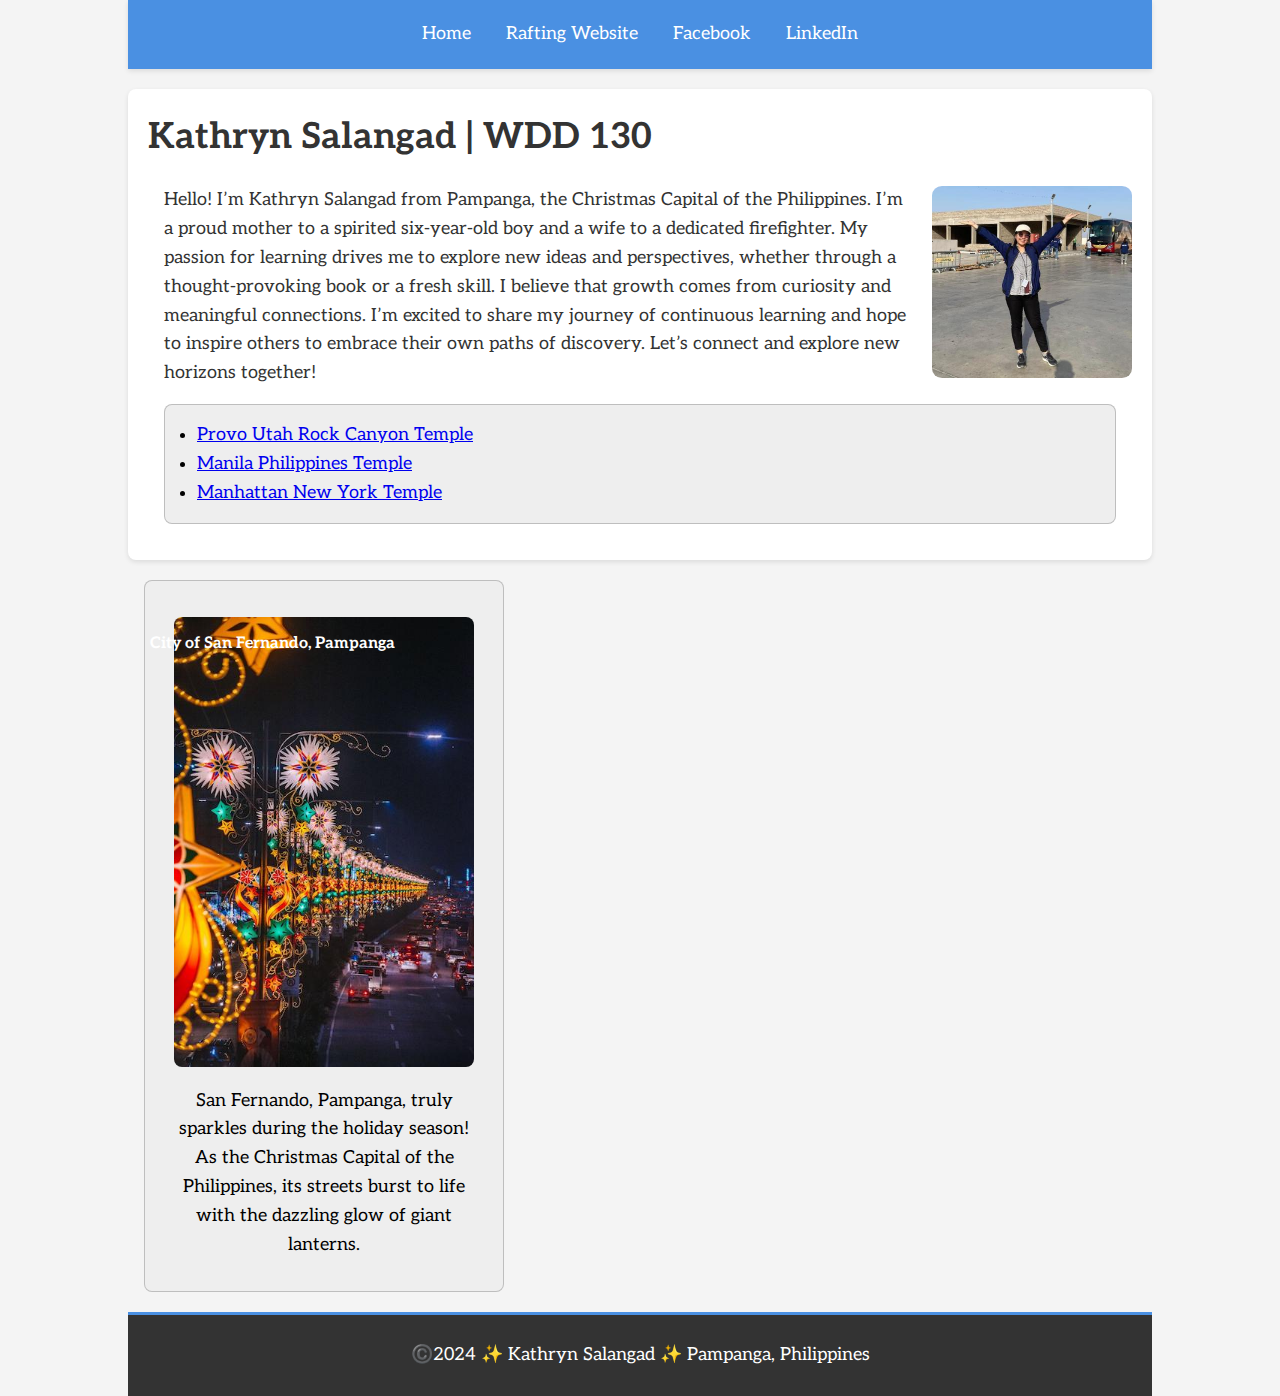
<file: index.html>
<!DOCTYPE html>
<html lang="en-US">
    <head>
        <meta charset="utf-8">
    <meta name="viewport" content="width=device-width,initial-scale=1.0">
    <title>Kathryn Salangad | WDD 130</title>
    <meta name="description" content="Kathryn Salangad, WDD 130, personal homepage for showcasing learning activities and web development journey.">
    <meta name="author" content="Kathryn Salangad">
    <link rel="stylesheet" href="styles/styles.css">
    </head>
    <body>
        <header>
            <nav>
              <a href="#">Home</a>
              <a href="wwr/">Rafting Website</a>
              <a href="https://www.facebook.com/kathryn.biolena" target="_blank"> Facebook</a>
              <a href="hhttps://www.linkedin.com/in/kathryn-biolena-salangad-9876a5118/" target="_blank"> LinkedIn</a>
            </nav>
          </header>
        <main>
            <h1>Kathryn Salangad | WDD 130</h1>
      <img src="images/profile.jpg" alt="Kathryn from the Philippines" width="200">
      <p>Hello! I’m Kathryn Salangad from Pampanga, the Christmas Capital of the Philippines. I’m a proud mother to a spirited six-year-old boy and a wife to a dedicated firefighter. My passion for learning drives me to explore new ideas and perspectives, whether through a thought-provoking book or a fresh skill. I believe that growth comes from curiosity and meaningful connections. I’m excited to share my journey of continuous learning and hope to inspire others to embrace their own paths of discovery. Let’s connect and explore new horizons together!</p>
      
      <ul class="box indent">
        <li> <a href="https://churchofjesuschristtemples.org/provo-utah-rock-canyon-temple/" target="_blank"> Provo Utah Rock Canyon Temple</a> </li>
        <li> <a href="https://churchofjesuschristtemples.org/manila-philippines-temple/" target="_blank"> Manila Philippines Temple</a> </li>
        <li> <a href="https://churchofjesuschristtemples.org/manhattan-new-york-temple/" target="_blank"> Manhattan New York Temple</a> </li>
      </ul>
    </main>
<!-- Aside section about the City of San Fernando -->
        <aside class="box">
          <h2>City of San Fernando, Pampanga</h2>
          <img src="images/city-of-san-fernando.jpg" alt="Pampanga, the Christmas Capital, at night" width="300">
          <p> San Fernando, Pampanga, truly sparkles during the holiday season! As the Christmas Capital of the Philippines, its streets burst to life with the dazzling glow of giant lanterns. </p>
      </aside>
        <footer>
            <p>©️2024 ✨ Kathryn Salangad ✨ Pampanga, Philippines</p>
          </footer>
<!--last modified Nov 18, 2024-->
    </body>
</html>
</file>
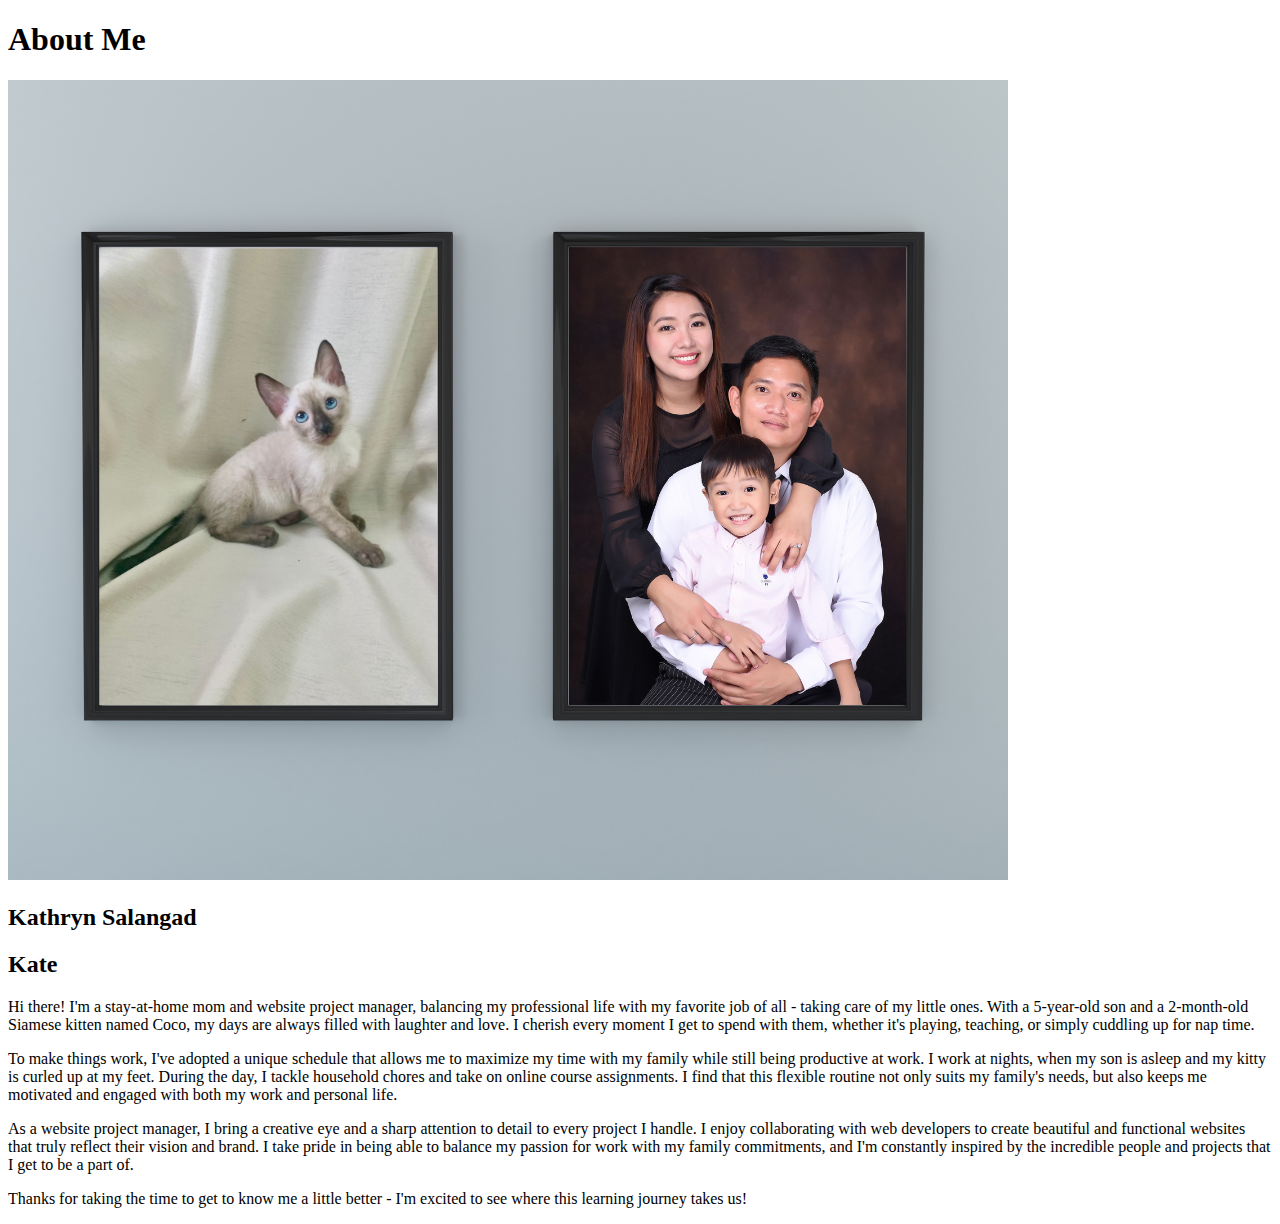
<file: aboutme/index.html>
<!DOCTYPE html>
<html lang="eng">
<head>
    <meta charset="UTF-8">
    <meta http-equiv="X-UA-Compatible" content="IE=edge">
    <meta name="viewport" content="width=device-width, intitial-scale=1.0">
    <title> All About Me</title>
</head>
<body>
    <h1>About Me</h1>
    <img alt="salangad family photo" src="images/salangadfamily.png" >
    <h2>Kathryn Salangad</h2>
    <h2>Kate</h2>
    <p>Hi there! I'm a stay-at-home mom and website project manager, balancing my professional life with my favorite job of all - taking care of my little ones. With a 5-year-old son and a 2-month-old Siamese kitten named Coco, my days are always filled with laughter and love. I cherish every moment I get to spend with them, whether it's playing, teaching, or simply cuddling up for nap time.</p>
    <p>To make things work, I've adopted a unique schedule that allows me to maximize my time with my family while still being productive at work. I work at nights, when my son is asleep and my kitty is curled up at my feet. During the day, I tackle household chores and take on online course assignments. I find that this flexible routine not only suits my family's needs, but also keeps me motivated and engaged with both my work and personal life.
    </p>
    <p>As a website project manager, I bring a creative eye and a sharp attention to detail to every project I handle. I enjoy collaborating with web developers to create beautiful and functional websites that truly reflect their vision and brand. I take pride in being able to balance my passion for work with my family commitments, and I'm constantly inspired by the incredible people and projects that I get to be a part of.</p>
    <p>Thanks for taking the time to get to know me a little better - I'm excited to see where this learning journey takes us!</p>
</body>
</html>
</file>
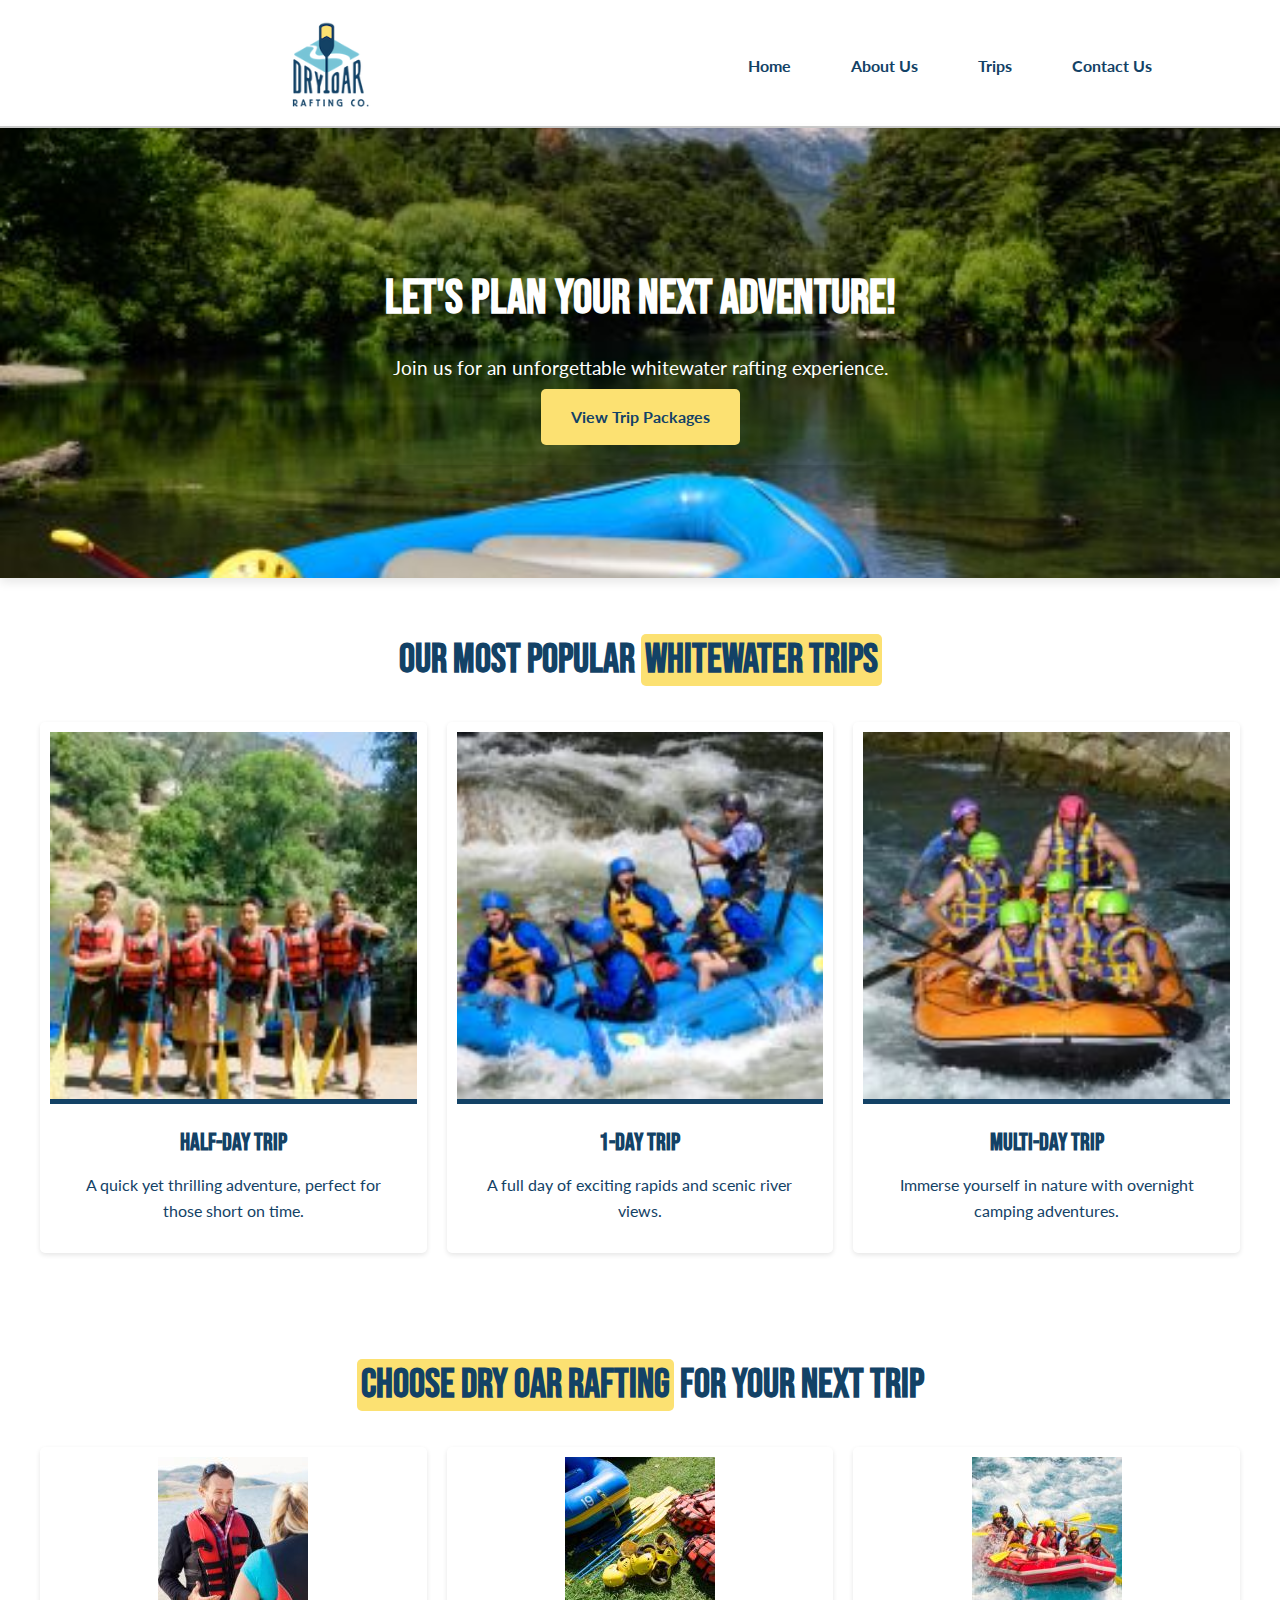
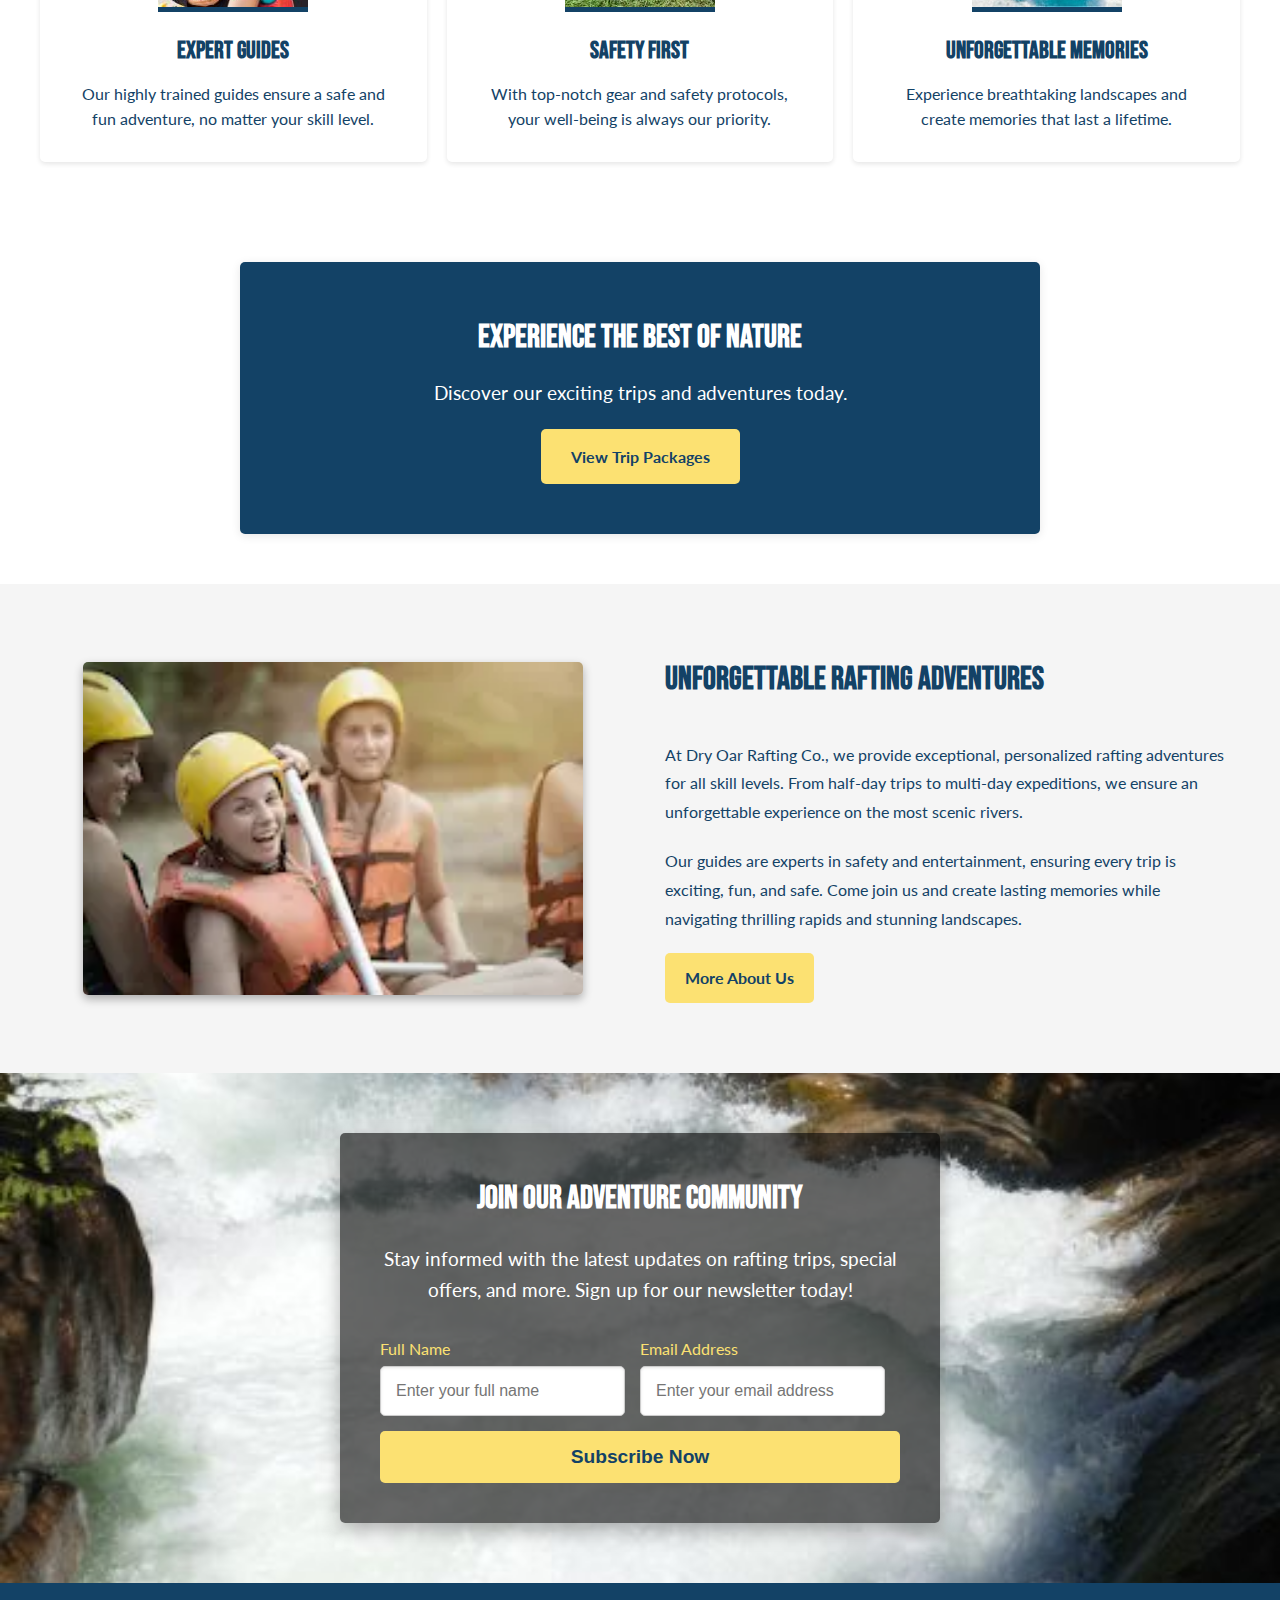
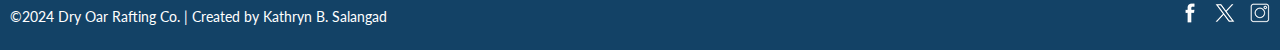
<file: wwr/index.html>
<!DOCTYPE html>
<html lang="en-US">
    <head>
        <meta charset="utf-8">
        <meta name="viewport" content="width=device-width,initial-scale=1.0">
        <title>Home | Dry Oar Rafting Co.</title>
        <meta name="description" content="Dry Oar Rafting Co. provides exceptional, personalized rafting adventures for all skill levels. Join us on our next adventure!">
        <meta name="author" content="Kathryn Salangad">
        <link rel="preconnect" href="https://fonts.googleapis.com">
        <link rel="preconnect" href="https://fonts.gstatic.com" crossorigin>
        <link href="https://fonts.googleapis.com/css2?family=Bebas+Neue&family=Lato:wght@400;700&display=swap" rel="stylesheet">
        <link rel="stylesheet" href="styles/rafting.css">
    </head>
<body>
    <header>
        <img src="images/dryoarlogo.png" alt="Dry Oar Rafting Co. Logo">
        <nav>
            <a href="index.html">Home</a>
            <a href="about.html">About Us</a>
            <a href="trips.html">Trips</a>
            <a href="contact.html">Contact Us</a>
        </nav>
    </header>

    <div class="hero-common home-hero">
        <div class="hero-box">
            <h1>Let's Plan Your Next Adventure!</h1>
            <p>Join us for an unforgettable whitewater rafting experience.</p>
            <a href="trips.html" class="cta-button">View Trip Packages</a>
        </div>
    </div>
<!-- Popular Whitewater Trips Section -->
<section class="content-section popular-trips">
    <h2>Our Most Popular <span class="highlight">Whitewater Trips</span></h2>
    <div class="grid-container trips">
        <div class="card">
            <img src="images/half-day-trip.jpg" alt="Half-Day Trip">
            <div class="card-content">
                <h4>Half-Day Trip</h4>
                <p>A quick yet thrilling adventure, perfect for those short on time.</p>
            </div>
        </div>
        <div class="card">
            <img src="images/one-day-trip.jpg" alt="One-Day Trip">
            <div class="card-content">
                <h4>1-Day Trip</h4>
                <p>A full day of exciting rapids and scenic river views.</p>
            </div>
        </div>
        <div class="card">
            <img src="images/multi-day-trip.jpg" alt="Multi-Day Trip">
            <div class="card-content">
                <h4>Multi-Day Trip</h4>
                <p>Immerse yourself in nature with overnight camping adventures.</p>
            </div>
        </div>
    </div>
</section>

<!-- Why Choose Us Section -->
<section class="content-section why-choose-us">
    <h2><span class="highlight">Choose Dry Oar Rafting</span> For Your Next Trip</h2>
    <div class="grid-container benefits">
        <div class="card">
            <div class="card-image">
                <img src="images/expert-guides.jpg" alt="Our Expert Guides">
            </div>
            <div class="card-content">
                <h4>Expert Guides</h4>
                <p>Our highly trained guides ensure a safe and fun adventure, no matter your skill level.</p>
            </div>
        </div>
        <div class="card">
            <div class="card-image">
                <img src="images/safety-gears.jpg" alt="Our Safety Gears">
            </div>
            <div class="card-content">
                <h4>Safety First</h4>
                <p>With top-notch gear and safety protocols, your well-being is always our priority.</p>
            </div>
        </div>
        <div class="card">
            <div class="card-image">
                <img src="images/rafting-memories.jpg" alt="Unforgettable Memories">
            </div>
            <div class="card-content">
                <h4>Unforgettable Memories</h4>
                <p>Experience breathtaking landscapes and create memories that last a lifetime.</p>
            </div>
        </div>
    </div>
</section>

<!-- Home CTA section-->
<div class="cta-section home-cta">
    <h2>Experience the Best of Nature</h2>
    <p>Discover our exciting trips and adventures today.</p>
    <a href="trips.html" class="cta-button">View Trip Packages</a>
</div>

    <!-- Our Purpose Section -->
<section class="our-purpose">
    <div class="content-wrapper">
        <div class="images">
            <img src="images/rafting21.webp" alt="Girl smiling while rafting">
        </div>
        <div class="text">
            <h2>Unforgettable Rafting Adventures</h2>
            <p>
                At Dry Oar Rafting Co., we provide exceptional, personalized rafting adventures for all skill levels.
                From half-day trips to multi-day expeditions, we ensure an unforgettable experience on the most scenic rivers.
            </p>
            <p>
                Our guides are experts in safety and entertainment, ensuring every trip is exciting, fun, and safe.
                Come join us and create lasting memories while navigating thrilling rapids and stunning landscapes.
            </p>
            <a href="about.html" class="cta-button">More About Us</a>
        </div>
    </div>
</section>

    <!-- Newsletter Section-->
    <section class="newsletter-section">
        <div class="newsletter-container">
            <h2>Join Our Adventure Community</h2>
            <p>Stay informed with the latest updates on rafting trips, special offers, and more. Sign up for our newsletter today!</p>
            <form class="newsletter-form" action="#" method="post">
                <div class="form-group">
                    <label for="name">Full Name</label>
                    <input type="text" id="name" name="name" placeholder="Enter your full name" required>
                </div>
                <div class="form-group">
                    <label for="email">Email Address</label>
                    <input type="email" id="email" name="email" placeholder="Enter your email address" required>
                </div>
                <button type="submit" class="newsletter-button">Subscribe Now</button>
            </form>
        </div>
    </section>
    

<!-- Footer -->
<footer>
    <p>©2024 Dry Oar Rafting Co. | Created by Kathryn B. Salangad</p>
    <div class="sociallinks">
        <a href="https://www.facebook.com/">
            <img src="images/facebook.png" alt="facebook">
        </a>
        <a href="https://x.com/">
            <img src="images/twitter.png" alt="twitter">
        </a>
        <a href="https://www.instagram.com/">
            <img src="images/instagram.png" alt="instagram">
        </a>
    </div>
</footer>
</body>
</html>
</file>
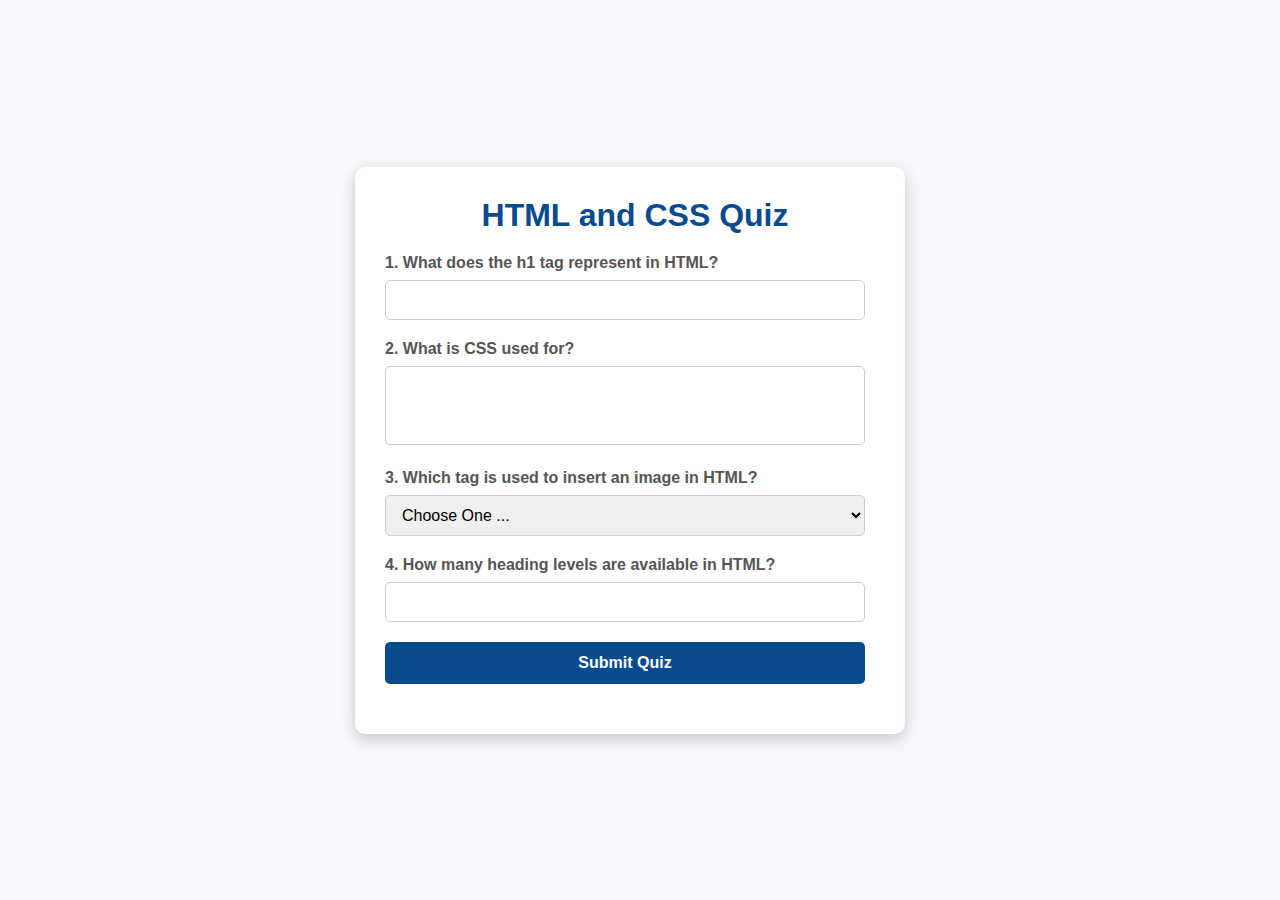
<file: quiz.html>
<!DOCTYPE html>
<html lang="en">
<head>
    <meta charset="UTF-8">
    <meta name="viewport" content="width=device-width, initial-scale=1.0">
    <title>HTML Quiz</title>
    <meta name="description" content="HTML and CSS Quiz.">
    <meta name="author" content="Kathryn Salangad">
    <link rel="stylesheet" href="styles/quiz.css">
</head>
<body>
    <div class="quiz-container">
        <h1>HTML and CSS Quiz</h1>
        <form action="/submit-quiz" method="POST">
            <!-- Question 1: Fill in the blank -->
            <div class="form-group">
                <label for="q1">1. What does the h1 tag represent in HTML?</label>
                <input type="text" id="q1" name="q1" required>
            </div>
            
            <!-- Question 2: Short answer -->
            <div class="form-group">
                <label for="q2">2. What is CSS used for?</label>
                <textarea id="q2" name="q2" rows="3" required></textarea>
            </div>
            <!-- Question 3: Dropdown -->
            <div class="form-group">
                <label for="q3">3. Which tag is used to insert an image in HTML?</label>
                <select id="q3" name="q3" required>
                    <option value="" selected disabled>Choose One ...</option>
                    <option value="img">&lt;img&gt;</option>
                    <option value="image">&lt;image&gt;</option>
                    <option value="pic">&lt;pic&gt;</option>
                </select>                
            </div>
            <!-- Question 4: Number input -->
            <div class="form-group">
                <label for="q4">4. How many heading levels are available in HTML?</label>
                <input type="number" id="q4" name="q4" min="1" max="10" required>
            </div>
            <!-- Submit button -->
            <div class="form-group">
                <button type="submit">Submit Quiz</button>
            </div>
        </form>
    </div>
</body>
</html>
</file>
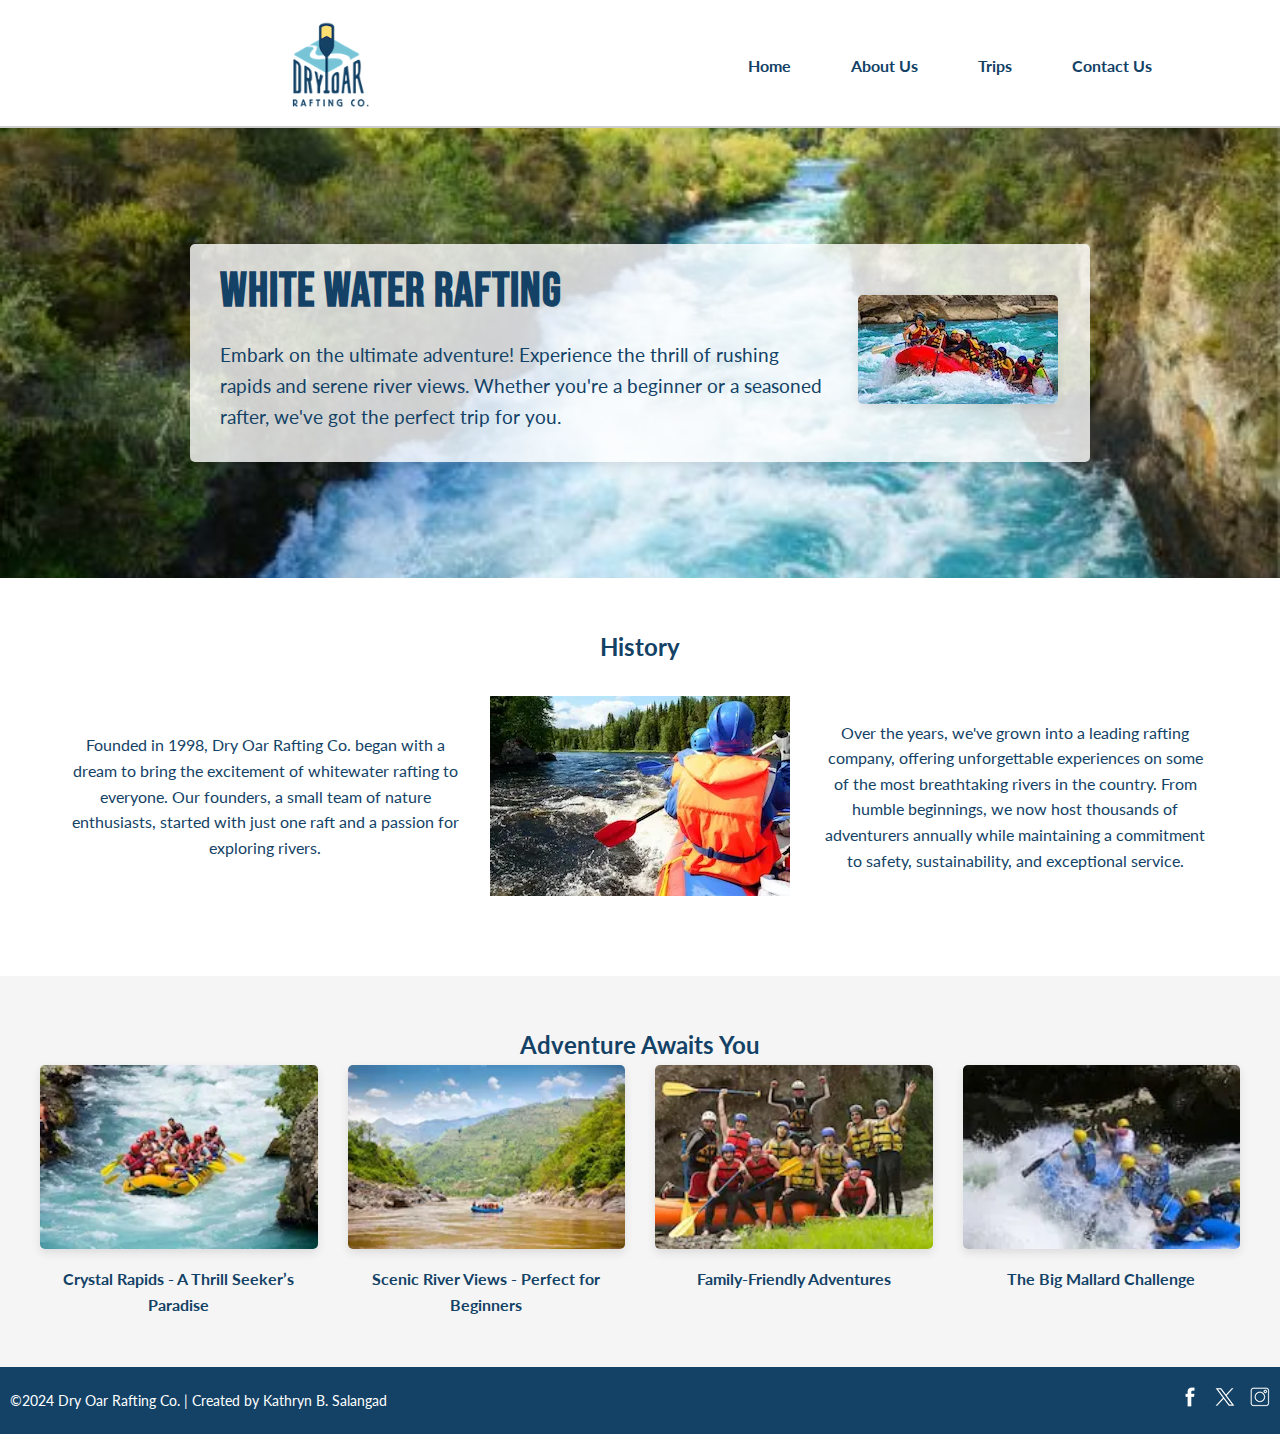
<file: wwr/about.html>
<!DOCTYPE html>
<html lang="en-US">
    <head>
        <meta charset="utf-8">
        <meta name="viewport" content="width=device-width,initial-scale=1.0">
        <title>About | Dry Oar Rafting Co.</title>
        <meta name="description" content="Founded in 1998, Dry Oar Rafting Co. maintains commitment to safety, sustainability, and exceptional service.">
        <meta name="author" content="Kathryn Salangad">
        <link rel="preconnect" href="https://fonts.googleapis.com">
        <link rel="preconnect" href="https://fonts.gstatic.com" crossorigin>
        <link href="https://fonts.googleapis.com/css2?family=Bebas+Neue&family=Lato:wght@400;700&display=swap" rel="stylesheet">
        <link rel="stylesheet" href="styles/rafting.css">
    </head>
<body>
    <header>
        <img src="images/dryoarlogo.png" alt="Dry Oar Rafting Co. Logo">
        <nav>
            <a href="index.html">Home</a>
            <a href="about.html">About Us</a>
            <a href="trips.html">Trips</a>
            <a href="contact.html">Contact Us</a>
        </nav>
    </header>

    <!-- Hero Section -->
    <section class="about-banner">
        <div class="hero-overlay">
            <article class="hero-article">
                <div class="text-content">
                    <h1>White Water Rafting</h1>
                    <p>
                        Embark on the ultimate adventure! Experience the thrill of rushing rapids and serene river views. Whether you're a beginner or a seasoned rafter, we've got the perfect trip for you.
                    </p>
                </div>
                <div class="image-content">
                    <img src="images/rafting.webp" alt="Rafting Adventure">
                </div>
            </article>
        </div>
    </section>

    <!-- History Section -->
    <section class="history">
        <h2>History</h2>
        <div class="history-content">
            <p>
                Founded in 1998, Dry Oar Rafting Co. began with a dream to bring the excitement of whitewater rafting to everyone. Our founders, a small team of nature enthusiasts, started with just one raft and a passion for exploring rivers.
            </p>
            <img src="images/history.webp" alt="Rafting group enjoying the rapids">
            <p>
                Over the years, we've grown into a leading rafting company, offering unforgettable experiences on some of the most breathtaking rivers in the country. From humble beginnings, we now host thousands of adventurers annually while maintaining a commitment to safety, sustainability, and exceptional service.
            </p>
        </div>
    </section>

    <!-- Adventure Highlights Section -->
    <section class="adventure-awaits">
        <h2>Adventure Awaits You</h2>
        <div class="adventure-gallery">
            <figure>
                <img src="images/rafting53.webp" alt="Rafting through Crystal Rapids">
                <figcaption>Crystal Rapids - A Thrill Seeker’s Paradise</figcaption>
            </figure>
            <figure>
                <img src="images/rafting43.webp" alt="Scenic River Views">
                <figcaption>Scenic River Views - Perfect for Beginners</figcaption>
            </figure>
            <figure>
                <img src="images/rafting59.webp" alt="Family-Friendly Adventures">
                <figcaption>Family-Friendly Adventures</figcaption>
            </figure>
            <figure>
                <img src="images/rafting64.webp" alt="The Big Mallard Challenge">
                <figcaption>The Big Mallard Challenge</figcaption>
            </figure>
        </div>
    </section>

    <!-- Footer -->
    <footer>
        <p>©2024 Dry Oar Rafting Co. | Created by Kathryn B. Salangad</p>
        <div class="sociallinks">
            <a href="https://www.facebook.com/">
                <img src="images/facebook.png" alt="facebook">
            </a>
            <a href="https://x.com/">
                <img src="images/twitter.png" alt="twitter">
            </a>
            <a href="https://www.instagram.com/">
                <img src="images/instagram.png" alt="instagram">
            </a>
        </div>
    </footer>  
</body>
</html>
</file>
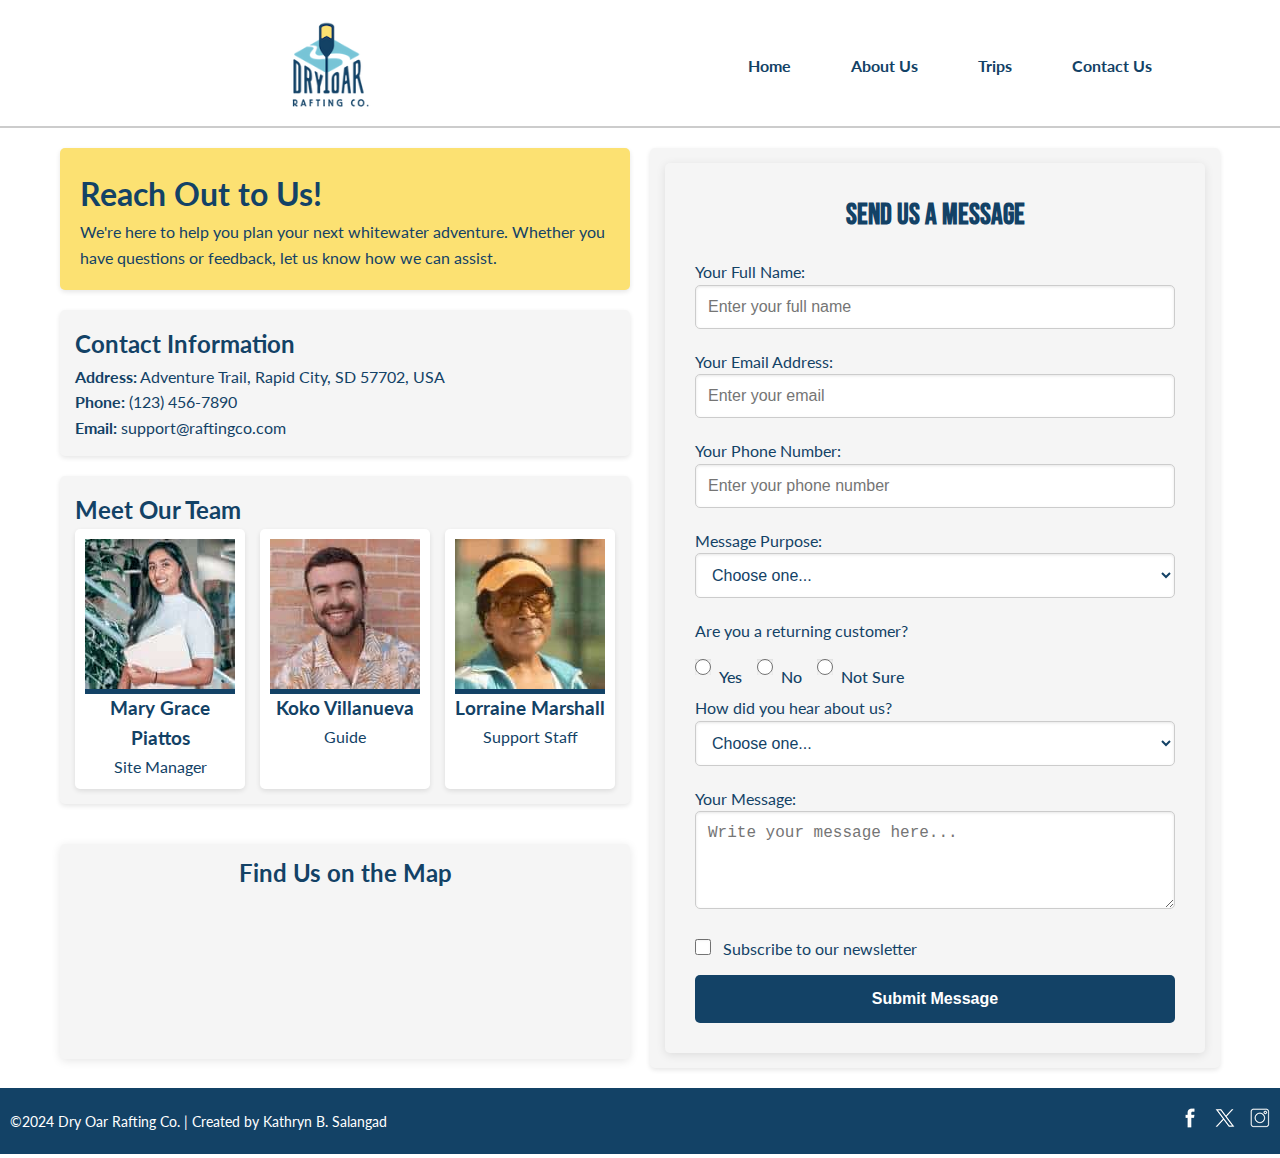
<file: wwr/contact.html>
<!DOCTYPE html>
<html lang="en-US">
    <head>
        <meta charset="utf-8">
        <meta name="viewport" content="width=device-width,initial-scale=1.0">
        <title>Contact Us | Dry Oar Rafting Co.</title>
        <meta name="description" content="Get in touch with Dry Oar Rafting Co. for exciting rafting adventures. Contact us via phone, email, or visit us at 123 Adventure Lane.">
        <meta name="author" content="Kathryn Salangad">
        <link rel="preconnect" href="https://fonts.googleapis.com">
        <link rel="preconnect" href="https://fonts.gstatic.com" crossorigin>
        <link href="https://fonts.googleapis.com/css2?family=Bebas+Neue&family=Lato:wght@400;700&display=swap" rel="stylesheet">
        <link rel="stylesheet" href="styles/rafting.css">
    </head>
<body>
    <header>
        <img src="images/dryoarlogo.png" alt="Dry Oar Rafting Co. Logo">
        <nav aria-label="Main Navigation">
            <a href="index.html">Home</a>
            <a href="about.html">About Us</a>
            <a href="trips.html">Trips</a>
            <a href="contact.html" aria-current="page">Contact Us</a>
        </nav>
    </header>

    <main class="main-content">
        <!-- Left Section -->
        <div class="left-section">
            <!-- Hero Section -->
            <section class="contact-hero">
                <h1>Reach Out to Us!</h1>
                <p>We're here to help you plan your next whitewater adventure. Whether you have questions or feedback, let us know how we can assist.</p>
            </section>
        
            <!-- Contact Info Section -->
            <section class="contact-info">
                <h2>Contact Information</h2>
                <p><strong>Address:</strong> Adventure Trail, Rapid City, SD 57702, USA</p>
                <p><strong>Phone:</strong> (123) 456-7890</p>
                <p><strong>Email:</strong> support@raftingco.com</p>
            </section>
        
            <!-- Meet Our Team Section -->
            <section class="team-section">
                <h2>Meet Our Team</h2>
                <div class="team-members">
                    <div class="card">
                        <img src="images/mary-grace-piattos.jpg" alt="Mary Grace Piattos">
                        <h3>Mary Grace Piattos</h3>
                        <p>Site Manager</p>
                    </div>
                    <div class="card">
                        <img src="images/koko-villanueva.jpg" alt="Koko Villanueva">
                        <h3>Koko Villanueva</h3>
                        <p>Guide</p>
                    </div>
                    <div class="card">
                        <img src="images/lorraine-marshall.jpg" alt="Lorraine Marshall">
                        <h3>Lorraine Marshall</h3>
                        <p>Support Staff</p>
                    </div>
                </div>
            </section>
        
            <!-- Map Section -->
            <section class="map-section">
                <h2>Find Us on the Map</h2>
                <iframe
    src="https://www.google.com/maps/embed?pb=!1m18!1m12!1m3!1d2865.68162380927!2d-103.28646838715578!3d44.08992557096421!2m3!1f0!2f0!3f0!3m2!1i1024!2i768!4f13.1!3m3!1m2!1s0x877d5b419cffd61b%3A0x6aaf39515e350877!2sAdventure%20Trail%2C%20Rapid%20City%2C%20SD%2057702%2C%20USA!5e0!3m2!1sen!2sph!4v1733560653700!5m2!1sen!2sph"
    class="map-iframe"
    allowfullscreen
    loading="lazy"
    referrerpolicy="no-referrer-when-downgrade">
</iframe>


            </section>
        </div>
        
        
        <!-- Right Section -->
        <div class="right-section">
            <section class="contact-form" aria-labelledby="form-title">
                <h2 id="form-title">Send Us a Message</h2>
                <form action="#" method="POST">
                    <div class="form-field-container">
                        <label for="name">Your Full Name:</label>
                        <input type="text" id="name" name="name" placeholder="Enter your full name" required>
                    </div>
                    <div class="form-field-container">
                        <label for="email">Your Email Address:</label>
                        <input type="email" id="email" name="email" placeholder="Enter your email" required>
                    </div>
                    <div class="form-field-container">
                        <label for="phone">Your Phone Number:</label>
                        <input type="tel" id="phone" name="phone" placeholder="Enter your phone number" required>
                    </div>
                    <div class="form-field-container">
                        <label for="purpose">Message Purpose:</label>
                        <select id="purpose" name="purpose" required>
                            <option value="" selected disabled>Choose one...</option>
                            <option value="general">General Inquiry</option>
                            <option value="booking">Booking</option>
                            <option value="feedback">Feedback</option>
                        </select>
                    </div>
                    <div class="form-field-container">
                        <label class="form-label">Are you a returning customer?</label>
                        <div class="radio-group">
                            <label for="customer-yes">
                                <input type="radio" id="customer-yes" name="customer" value="yes" required> Yes
                            </label>
                            <label for="customer-no">
                                <input type="radio" id="customer-no" name="customer" value="no" required> No
                            </label>
                            <label for="customer-not-sure">
                                <input type="radio" id="customer-not-sure" name="customer" value="not-sure" required> Not Sure
                            </label>
                        </div>
                    </div>
                    <div class="form-field-container">
                        <label for="how-did-you-hear">How did you hear about us?</label>
                        <select id="how-did-you-hear" name="how-did-you-hear" required>
                            <option value="" selected disabled>Choose one...</option>
                            <option value="friends-family">Friends or Family</option>
                            <option value="social-media">Social Media</option>
                            <option value="search-engine">Search Engine</option>
                            <option value="advertisement">Advertisement</option>
                            <option value="other">Other</option>
                        </select>
                    </div>
                    <div class="form-field-container">
                        <label for="message">Your Message:</label>
                        <textarea id="message" name="message" rows="4" placeholder="Write your message here..." required></textarea>
                    </div>
                    <div class="form-field-container">
                        <label class="checkbox-label">
                            <input type="checkbox" id="subscribe" name="subscribe"> Subscribe to our newsletter
                        </label>
                    </div>
                    <button type="submit">Submit Message</button>
                </form>
            </section>
            
        </div>
    </main>

<!-- Footer -->
<footer>
    <p>©2024 Dry Oar Rafting Co. | Created by Kathryn B. Salangad</p>
    <div class="sociallinks">
        <a href="https://www.facebook.com/">
            <img src="images/facebook.png" alt="facebook">
        </a>
        <a href="https://x.com/">
            <img src="images/twitter.png" alt="twitter">
        </a>
        <a href="https://www.instagram.com/">
            <img src="images/instagram.png" alt="instagram">
        </a>
    </div>
</footer>

</body>
</html>
</file>
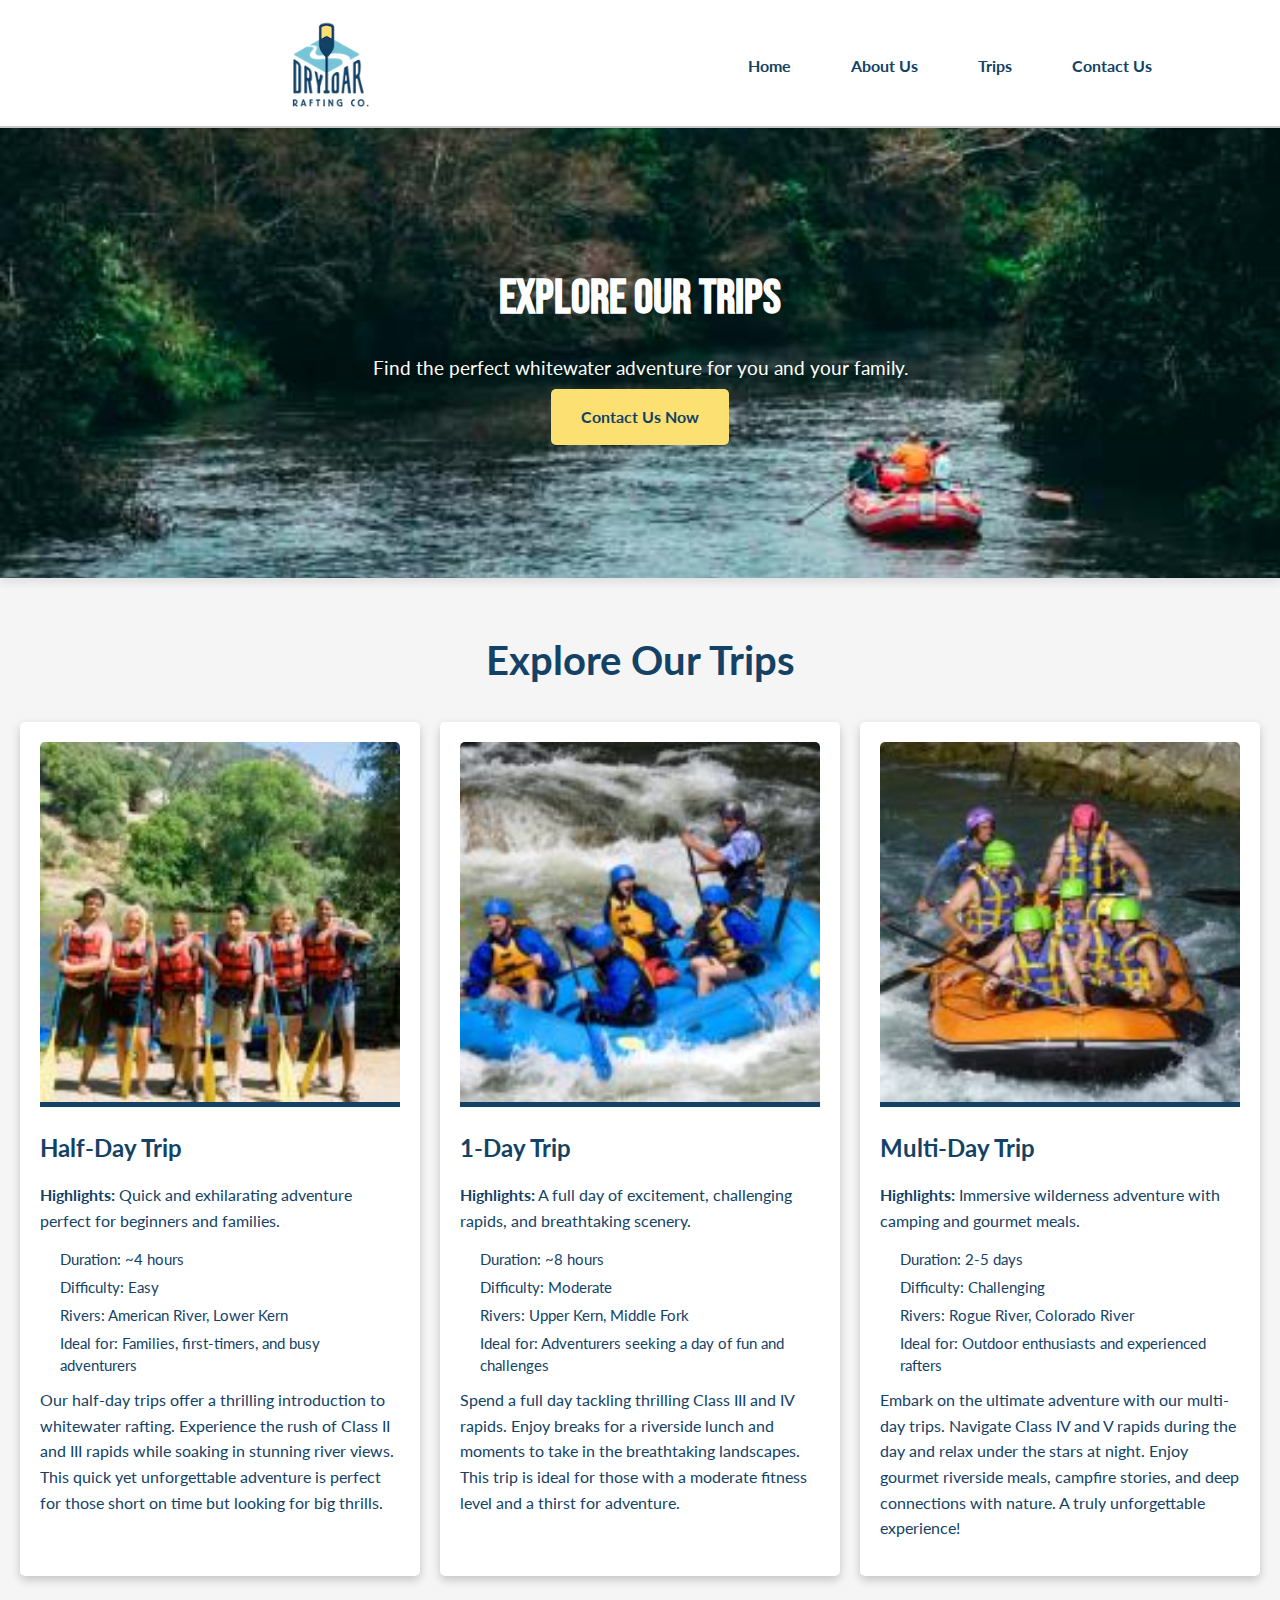
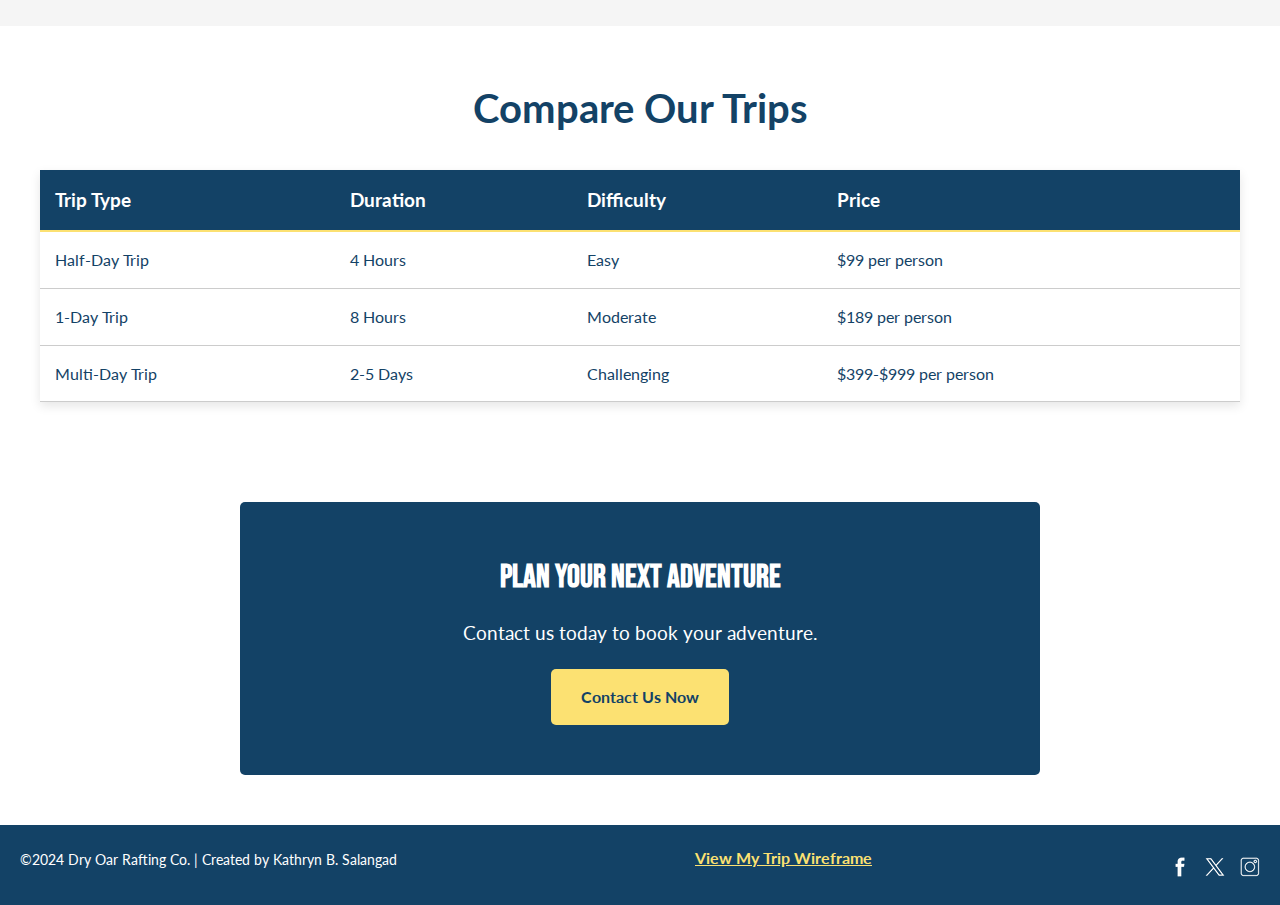
<file: wwr/trips.html>
<!DOCTYPE html>
<html lang="en-US">
    <head>
        <meta charset="utf-8">
        <meta name="viewport" content="width=device-width,initial-scale=1.0">
        <title>Our Trips | Dry Oar Rafting Co.</title>
        <meta name="description" content="Choose from our exciting and personalized whitewater rafting trips. Book your trip now!">
        <meta name="author" content="Kathryn Salangad">
        <link rel="preconnect" href="https://fonts.googleapis.com">
        <link rel="preconnect" href="https://fonts.gstatic.com" crossorigin>
        <link href="https://fonts.googleapis.com/css2?family=Bebas+Neue&family=Lato:wght@400;700&display=swap" rel="stylesheet">
        <link rel="stylesheet" href="styles/rafting.css">
    </head>
<body>
    <header>
        <img src="images/dryoarlogo.png" alt="Dry Oar Rafting Co. Logo">
        <nav aria-label="Main Navigation">
            <a href="index.html">Home</a>
            <a href="about.html">About Us</a>
            <a href="trips.html">Trips</a>
            <a href="contact.html" aria-current="page">Contact Us</a>
        </nav>
    </header>
       <!-- Trips Hero Section -->
<section class="hero-common trips-hero">
    <div class="hero-box">
        <h1>Explore Our Trips</h1>
        <p>Find the perfect whitewater adventure for you and your family.</p>
        <a href="contact.html" class="cta-button">Contact Us Now</a>
    </div>
</section>
        
        <!--Trips Section-->
        <section class="trip-details">
            <h2>Explore Our Trips</h2>
            <div class="trip-cards">
                <!-- Half-Day Trip -->
                <div class="trip-card">
                    <img src="images/half-day-trip.jpg" alt="Half-Day Trip">
                    <h3>Half-Day Trip</h3>
                    <p><strong>Highlights:</strong> Quick and exhilarating adventure perfect for beginners and families.</p>
                    <ul>
                        <li>Duration: ~4 hours</li>
                        <li>Difficulty: Easy</li>
                        <li>Rivers: American River, Lower Kern</li>
                        <li>Ideal for: Families, first-timers, and busy adventurers</li>
                    </ul>
                    <p>Our half-day trips offer a thrilling introduction to whitewater rafting. Experience the rush of Class II and III rapids while soaking in stunning river views. This quick yet unforgettable adventure is perfect for those short on time but looking for big thrills.</p>
                </div>
        
                <!-- 1-Day Trip -->
                <div class="trip-card">
                    <img src="images/one-day-trip.jpg" alt="Full-Day Trip">
                    <h3>1-Day Trip</h3>
                    <p><strong>Highlights:</strong> A full day of excitement, challenging rapids, and breathtaking scenery.</p>
                    <ul>
                        <li>Duration: ~8 hours</li>
                        <li>Difficulty: Moderate</li>
                        <li>Rivers: Upper Kern, Middle Fork</li>
                        <li>Ideal for: Adventurers seeking a day of fun and challenges</li>
                    </ul>
                    <p>Spend a full day tackling thrilling Class III and IV rapids. Enjoy breaks for a riverside lunch and moments to take in the breathtaking landscapes. This trip is ideal for those with a moderate fitness level and a thirst for adventure.</p>
                </div>
        
                <!-- Multi-Day Trip -->
                <div class="trip-card">
                    <img src="images/multi-day-trip.jpg" alt="Multi-Day Trip">
                    <h3>Multi-Day Trip</h3>
                    <p><strong>Highlights:</strong> Immersive wilderness adventure with camping and gourmet meals.</p>
                    <ul>
                        <li>Duration: 2-5 days</li>
                        <li>Difficulty: Challenging</li>
                        <li>Rivers: Rogue River, Colorado River</li>
                        <li>Ideal for: Outdoor enthusiasts and experienced rafters</li>
                    </ul>
                    <p>Embark on the ultimate adventure with our multi-day trips. Navigate Class IV and V rapids during the day and relax under the stars at night. Enjoy gourmet riverside meals, campfire stories, and deep connections with nature. A truly unforgettable experience!</p>
                </div>
            </div>
        </section>
        
        <!-- Trips Table Section -->
        <section class="trips-table">
            <h2>Compare Our Trips</h2>
            <table>
                <thead>
                    <tr>
                        <th>Trip Type</th>
                        <th>Duration</th>
                        <th>Difficulty</th>
                        <th>Price</th>
                    </tr>
                </thead>
                <tbody>
                    <tr>
                        <td>Half-Day Trip</td>
                        <td>4 Hours</td>
                        <td>Easy</td>
                        <td>$99 per person</td>
                    </tr>
                    <tr>
                        <td>1-Day Trip</td>
                        <td>8 Hours</td>
                        <td>Moderate</td>
                        <td>$189 per person</td>
                    </tr>
                    <tr>
                        <td>Multi-Day Trip</td>
                        <td>2-5 Days</td>
                        <td>Challenging</td>
                        <td>$399-$999 per person</td>
                    </tr>
                </tbody>
            </table>
        </section>
        
        <!-- Trips CTA -->
<div class="cta-section trips-cta">
    <h2>Plan Your Next Adventure</h2>
    <p>Contact us today to book your adventure.</p>
    <a href="contact.html" class="cta-button">Contact Us Now</a>
</div>

<!-- Footer -->
<footer id="trip-footer">
    <p>©2024 Dry Oar Rafting Co. | Created by Kathryn B. Salangad</p>
    <div class="footer-links">
        <a href="https://app.moqups.com/4Ek7gZV4PRkhkcLb4dXfsQmR1mrFNRm8/view/page/acaaa9c8c" target="_blank">
            View My Trip Wireframe
        </a>
    </div>
    <div class="sociallinks">
        <a href="https://www.facebook.com/">
            <img src="images/facebook.png" alt="facebook">
        </a>
        <a href="https://x.com/">
            <img src="images/twitter.png" alt="twitter">
        </a>
        <a href="https://www.instagram.com/">
            <img src="images/instagram.png" alt="instagram">
        </a>
    </div>
</footer>

</body>
</html>
</file>
<file: styles/styles.css>
@import url('https://fonts.googleapis.com/css2?family=Aleo:wght@300;400;700&display=swap');

* {
    margin: 0;
    padding: 0;
    box-sizing: border-box;
    font-family: 'Aleo', serif;
}

body {
    background-color: #f4f4f4;
    color: #333;
    line-height: 1.6;
    font-size: 18px;
    padding: 0 10%;
}

header {
    background-color: #4a90e2;
    padding: 20px 0;
    text-align: center;
    box-shadow: 0 2px 5px rgba(0, 0, 0, 0.1);
}

header nav a {
    color: #fff;
    text-decoration: none;
    margin: 0 15px;
    font-size: 18px;
}

header nav a:focus {
    outline: 2px solid #fff;
}

header nav a:hover {
    text-decoration: underline;
}

main {
    background-color: #fff;
    padding: 20px;
    margin: 20px 0;
    border-radius: 8px;
    box-shadow: 0 2px 5px rgba(0, 0, 0, 0.1);
    text-align: left;
}

main h1 {
    font-size: 2em;
    margin-bottom: 20px;
    color: #333;
}

main img {
    border-radius: 5%;
    margin: 0 0 1rem 1rem;
    width: 200px;
    height: auto;
    float: right;
}

p {
    padding: 0; /* Required */
    margin: 1rem;
}

aside {
    background-color: #e8f4fc;
    padding: 20px;
    margin: 20px 0;
    border: 1px solid #ccc;
    border-radius: 8px;
    width: 20em;
    color: #555;
    text-align: center;
    position: relative;
}

aside h2{
    position: absolute;
    top: 50px;
    left: 5px;
    color: #fff;
    font-size: 1rem;
}

aside img {
    width: 300px; /* Required width */
    height: auto; /* Required height */
    display: block;
    margin: 20px auto;
    border-radius: 8px;
}

footer {
    text-align: center; /* Required text alignment */
    padding: 10px 0;
    background-color: #333;
    color: #fff;
    margin-top: 20px; /* Required margin-top */
    border-top: 3px solid #4a90e2; /* Required border-top */
}

/* Class Selectors */
.box {
    margin: 1rem;
    border: 1px solid rgba(0, 0, 0, 0.2);
    padding: 1rem;
    background-color: #eee;
    color: #000;
    border-radius: 8px;
}

.indent {
    padding-left: 2rem;
}
</file>
<file: wwr/styles/rafting.css>
:root {
    --primary-color: #134266; /* Dark blue */
    --secondary-color: #78C5D7; /* Light blue */
    --highlight-color: #FCE172; /* Gold */
    --text-color: #ffffff; /* White */
    --background-color: #f5f5f5; /* Light gray background */
    --border-color: #ccc; /* Light gray for borders */
    --font-heading: 'Bebas Neue', Arial, sans-serif; /* Font for headings */
    --border-radius: 5px; /* Consistent border radius */
    --focus-color: #FFAA00; /* Focus outline color */
}

/* General Styles */
* {
    margin: 0;
    padding: 0;
    box-sizing: border-box;
    list-style: none;
}

body {
    font-family: 'Lato', sans-serif;
    color: var(--primary-color);
    background-color: var(--text-color);
    line-height: 1.6;
}


/* Header Section */
header {
    display: grid;
    grid-template-columns: 1fr 1fr;
    align-items: center;
    background-color: var(--text-color);
    padding: 20px;
    border-bottom: 2px solid var(--border-color);
    height: 8rem;
}

header img {
    max-width: 85px;
    height: auto;
    justify-self: center;
}

nav {
    display: flex;
    justify-content: center;
    gap: 20px;
}

nav a {
    text-decoration: none;
    color: var(--primary-color);
    font-weight: bold;
    padding: 10px 20px;
    text-align: center;
    transition: background-color 0.3s ease, color 0.3s ease;
}

nav a:hover {
    color: var(--highlight-color);
    background-color: var(--primary-color);
}

nav a:focus-visible {
    outline: 2px solid var(--focus-color);
    outline-offset: 2px;
}

/*Common Hero Settings*/
.hero-common {
    width: 100%;
    height: 50vh; 
    background-size: cover;
    background-position: center;
    background-repeat: no-repeat;
    display: flex;
    justify-content: center;
    align-items: center;
    text-align: center;
    position: relative;
    padding: 20px;
    color: var(--text-color);
    box-shadow: 0 4px 10px rgba(0, 0, 0, 0.1);
    border-radius: 0;
}

.hero-box {
    background-color: rgba(255, 255, 255, 0); 
    padding: 20px;
    border-radius: var(--border-radius);
    box-shadow: 0 4px 10px rgba(0, 0, 0, 0.1);
    max-width: 600px;
    text-align: center;
}

.hero-box h1 {
    font-size: 3rem;
    font-family: var(--font-heading);
    margin-bottom: 15px;
}

.hero-box p {
    font-size: 1.2rem;
    margin: 5px auto;
}

/* Specific Backgrounds */
.home-hero {
    background-image: url('../images/rafting-site.jpg');
}

.trips-hero {
    background-image: url('../images/whitewater-rafting-trips.jpg'); 
}

/* Contact Hero - Unique */
.contact-hero {
    position: relative;
    text-align: left;
    background-color: var(--highlight-color);
    color: var(--primary-color);
    border-radius: var(--border-radius);
    box-shadow: 0 2px 5px rgba(0, 0, 0, 0.1);
    padding: 20px;
}


/* About Page*/
.hero article {
    display: flex;
    flex-direction: column;
    align-items: center;
    text-align: center;
    gap: 15px;
}

.hero article img {
    width: 100%;
    max-width: 600px;
    height: auto;
    border-radius: 10px;
    box-shadow: 0 4px 10px rgba(0, 0, 0, 0.1);
}

.hero article p {
    font-size: 1.2rem;
    color: #555;
    line-height: 1.6;
    max-width: 800px;
}

/* Our Purpose Section */
.our-purpose {
    display: flex;
    justify-content: center;
    align-items: center;
    padding: 70px 50px;
    background-color: var(--background-color); /* Light gray background */
    position: relative;
}

.content-wrapper {
    display: grid;
    grid-template-columns: 1fr 1fr; /* Two columns: image and text */
    gap: 50px; /* Space between columns */
    max-width: 1200px; /* Restrict maximum width */
    width: 100%;
    align-items: center; /* Vertically align content */
}

/* Single Image Section */
.images {
    display: flex;
    justify-content: center;
    align-items: center;
}

.images img {
    width: 100%; /* Ensure full width responsiveness */
    max-width: 500px; /* Limit maximum width */
    border-radius: var(--border-radius); /* Rounded corners */
    box-shadow: 0 4px 10px rgba(0, 0, 0, 0.3); /* Subtle shadow for depth */
}

/* Text Section */
.text {
    display: flex;
    flex-direction: column;
    gap: 20px;
}

.text h2 {
    font-size: 2rem; /* Adjust heading size */
    font-family: var(--font-heading); /* Heading font */
    color: var(--primary-color); /* Dark blue */
    margin-bottom: 15px;
}

.text p {
    font-size: 1rem; /* Adjust paragraph size */
    line-height: 1.8; /* Better readability */
}

/* Call-to-Action Button */
.text .cta-button {
    padding: 12px 20px;
    font-size: 1rem;
    font-weight: bold;
    color: var(--primary-color); /* White text */
    background-color: var(--highlight-color); /* Gold background */
    border-radius: var(--border-radius);
    text-decoration: none;
    text-align: center;
    max-width: fit-content; /* Button width matches content */
    transition: background-color 0.3s ease, transform 0.3s ease;
}

.text .cta-button:hover {
    background-color: var(--primary-color); /* Dark blue on hover */
    color: var(--text-color); /* Ensure text contrast */
    transform: scale(1.05); /* Slight zoom effect */
}

/* Responsive Adjustments */
@media (max-width: 768px) {
    .content-wrapper {
        grid-template-columns: 1fr; /* Stack content vertically */
        gap: 30px; /* Reduce gap */
    }

    .images img {
        width: 80%; /* Adjust size for responsiveness */
        margin: 0 auto; /* Center the image */
    }

    .text h2 {
        font-size: 1.8rem; /* Adjust heading size */
    }

    .text p {
        font-size: 0.95rem; /* Slightly smaller text */
    }
}



/* CONTACT PAGE SETTINGS */
.main-content {
    display: grid;
    grid-template-columns: 1fr 1fr;
    gap: 20px;
    max-width: 1200px;
    width: 100%;
    padding: 20px;
    margin: 0 auto;
}

.left-section {
    display: flex;
    flex-direction: column;
    gap: 20px;
}

.right-section {
    padding: 15px;
    background-color: var(--background-color);
    border-radius: var(--border-radius);
    box-shadow: 0 2px 5px rgba(0, 0, 0, 0.1);
}

.grid-container {
    display: flex;
    justify-content: space-around;
    gap: 15px;
    flex-wrap: wrap;
}

.card {
    background-color: var(--background-color);
    padding: 20px;
    flex: 1 1 calc(30% - 20px);
    border-radius: var(--border-radius);
    text-align: center;
    box-shadow: 0 2px 5px rgba(0, 0, 0, 0.1);
    transition: transform 0.3s ease;
}

.card:hover {
    transform: scale(1.05);
}

/* General Section Styling */
.content-section {
    padding: 50px 20px;
    text-align: center;
    background-color: var(--text-color);
}

.content-section h2 {
    font-size: 2.5rem;
    font-family: var(--font-heading);
    margin-bottom: 30px;
}

.highlight {
    color: var(--primary-color); 
    font-weight: bold; 
    background-color: var(--highlight-color); 
    padding: 2px 4px; 
    border-radius: var(--border-radius); 
    transition: color 0.3s ease, background-color 0.3s ease;
}


/* Grid Containers */
.grid-container {
    display: grid;
    gap: 20px;
    max-width: 1200px;
    margin: 0 auto;
}

.grid-container.trips {
    grid-template-columns: repeat(auto-fit, minmax(300px, 1fr)); 
}

.grid-container.benefits {
    grid-template-columns: repeat(3, 1fr); 
}

/* Card Styling */
.card {
    background-color: var(--text-color);
    border-radius: var(--border-radius);
    box-shadow: 0 4px 10px rgba(0, 0, 0, 0.2);
    overflow: hidden;
    transition: transform 0.3s ease, box-shadow 0.3s ease;
    display: flex;
    flex-direction: column;
    align-items: center;
    text-align: center;
}

.card:hover {
    transform: translateY(-10px);
    box-shadow: 0 8px 15px rgba(0, 0, 0, 0.3);
}

/* Card Content */
.card img {
    width: 100%;
    height: auto;
    display: block;
    border-bottom: 5px solid var(--primary-color); /* Visual separator */
}

.card-content {
    padding: 20px;
}

.card-content h4 {
    font-size: 1.5rem;
    font-family: var(--font-heading);
    color: var(--primary-color);
    margin-bottom: 10px;
}

.card-content p {
    font-size: 1rem;
    color: var(--primary-color);
    line-height: 1.6;
}


/* Shared CTA Section Styles */
.cta-section {
    text-align: center;
    padding: 40px 20px;
    color: var(--primary-color);
    border-radius: var(--border-radius);
    margin: 50px auto;
    max-width: 800px;
}

.cta-section h2 {
    font-size: 2rem;
    font-family: var(--font-heading);
    margin-bottom: 15px;
}

.cta-section p {
    font-size: 1.2rem;
    margin-bottom: 20px;
}

.cta-button {
    display: inline-block;
    padding: 15px 30px;
    font-size: 1.1rem;
    font-weight: bold;
    color: var(--primary-color);
    background-color: var(--highlight-color);
    border-radius: var(--border-radius);
    text-decoration: none;
    transition: background-color 0.3s ease, transform 0.2s ease;
}

.cta-button:hover {
    background-color: var(--primary-color);
    color: var(--text-color);
    transform: scale(1.05);
}

/* Unique Settings for Trips Page CTA */
.trips-cta {
    background-color: var(--primary-color);
    color: var(--text-color);
}

/* Unique Settings for Home Page CTA */
.home-cta {
    background-color: var(--secondary-color);
    box-shadow: 0 2px 10px rgba(0, 0, 0, 0.1);
    margin: 0; /* Removes additional margin */
}

/* Contact Information and Team Sections */
.contact-info,
.team-section {
    padding: 15px;
    background-color: var(--background-color);
    border-radius: var(--border-radius);
    box-shadow: 0 2px 5px rgba(0, 0, 0, 0.1);
}

.team-members {
    display: flex;
    gap: 15px;
    flex-wrap: wrap;
}

.card {
    flex: 1 1 calc(33% - 10px);
    padding: 10px;
    background-color: var(--text-color);
    border-radius: var(--border-radius);
    box-shadow: 0 2px 5px rgba(0, 0, 0, 0.1);
}

/* Contact Form */
.contact-form {
    padding: 30px;
    background-color: var(--background-color);
    border-radius: var(--border-radius);
    box-shadow: 0 2px 10px rgba(0, 0, 0, 0.1);
}

.contact-form h2 {
    margin-bottom: 20px;
    color: var(--primary-color);
    font-family: var(--font-heading);
    font-size: 1.8rem;
    text-align: center;
}

.contact-form input,
.contact-form select,
.contact-form textarea {
    width: 100%;
    padding: 12px;
    border: 1px solid var(--border-color);
    border-radius: var(--border-radius);
    margin-bottom: 20px;
    font-size: 1rem;
    color: var(--primary-color);
    background-color: var(--text-color);
    box-shadow: inset 0 1px 3px rgba(0, 0, 0, 0.1);
}

.contact-form input:focus,
.contact-form select:focus,
.contact-form textarea:focus {
    outline: 2px solid var(--focus-color);
    box-shadow: 0 0 4px var(--focus-color);
}

.contact-form button {
    width: 100%;
    padding: 15px;
    background-color: var(--primary-color);
    color: var(--text-color);
    font-weight: bold;
    border: none;
    border-radius: var(--border-radius);
    font-size: 1rem;
    cursor: pointer;
    transition: background-color 0.3s ease, transform 0.2s ease;
}

.contact-form button:hover {
    background-color: var(--highlight-color);
    color: var(--primary-color);
    transform: scale(1.02);
}

/* Radio Group Container */
.radio-group {
    display: flex;
    flex-wrap: wrap; 
    gap: 15px; 
    align-items: center;
    margin-top: 15px; 
    justify-content: flex-start; 
}

/* Radio Button Label */
.radio-group label {
    display: flex; 
    align-items: center; 
    font-size: 1rem; 
    font-weight: 500; 
    color: var(--primary-color); 
    gap: 8px; 
    cursor: pointer;
    user-select: none; 
    transition: color 0.2s ease; 
}

.radio-group label:hover {
    color: var(--focus-color); 
}

/* Radio Button Styling */
input[type="radio"] {
    accent-color: var(--primary-color); 
    width: 16px; 
    height: 16px; 
    cursor: pointer; 
    transition: transform 0.2s ease, box-shadow 0.2s ease; 
}

/* Hover Effect for Radio Button */
input[type="radio"]:hover {
    transform: scale(1.1); 
    box-shadow: 0 0 4px rgba(0, 0, 0, 0.2);
}

/* Focus Effect for Radio Button */
input[type="radio"]:focus {
    outline: 2px solid var(--focus-color); 
    outline-offset: 4px; 
    box-shadow: 0 0 6px var(--focus-color); 
}

/* Checkbox Styling */
input[type="checkbox"] {
    accent-color: var(--primary-color); 
    cursor: pointer; 
    margin-right: 8px;
    width: 16px;
    height: 16px;
    transition: transform 0.2s ease, box-shadow 0.2s ease;
}

input[type="checkbox"]:hover {
    transform: scale(1.1); 
    box-shadow: 0 0 4px rgba(0, 0, 0, 0.2);
}

input[type="checkbox"]:focus {
    outline: 2px solid var(--focus-color);
    outline-offset: 2px;
}

/* Label Styling */
label[for="subscribe"] {
    font-size: 1rem; 
    color: var(--primary-color); 
    display: flex; 
    align-items: center; 
    gap: 10px;
    cursor: pointer; 
    user-select: none; 
}

/* Map Section */
.map-section {
    margin-top: 20px;
    padding: 10px;
    background-color: var(--background-color);
    border-radius: var(--border-radius);
    box-shadow: 0 2px 10px rgba(0, 0, 0, 0.1);
    overflow: hidden;
    text-align: center;
}

.map-iframe {
    width: 100%;
    height: 150px;
    border: none;
    border-radius: var(--border-radius);
}

/* Newsletter Section */
.newsletter-section {
    padding: 60px 20px;
    background-image: url('../images/rafting-background.jpg');
    background-size: cover;
    background-position: center center;
    background-repeat: no-repeat;
    color: var(--text-color);
    text-align: center;
    position: relative;
}

.newsletter-container {
    max-width: 600px;
    margin: 0 auto;
    background-color: rgba(0, 0, 0, 0.6); /* Dark overlay for better text contrast */
    padding: 40px;
    border-radius: var(--border-radius);
    box-shadow: 0 8px 20px rgba(0, 0, 0, 0.3); /* Depth effect */
    color: var(--text-color);
}

.newsletter-container h2 {
    font-size: 2rem;
    font-family: var(--font-heading);
    margin-bottom: 20px;
    color: var(--text-color);
}

.newsletter-container p {
    font-size: 1.2rem;
    margin-bottom: 30px;
    color: var(--text-color);
}

/* Form Styles */
.newsletter-form {
    display: grid;
    grid-template-columns: 1fr 1fr auto; /* Input fields side-by-side with the button */
    gap: 15px;
    flex-wrap: wrap;
}

.form-group {
    display: flex;
    flex-direction: column;
}

.form-group label {
    font-size: 1rem;
    margin-bottom: 5px;
    text-align: left;
    color: var(--highlight-color);
}

.form-group input {
    padding: 15px;
    font-size: 1rem;
    border: 1px solid var(--border-color);
    border-radius: var(--border-radius);
    color: var(--primary-color);
    background-color: var(--text-color);
    box-shadow: inset 0 1px 3px rgba(0, 0, 0, 0.1);
    transition: box-shadow 0.3s ease, border 0.3s ease;
}

.form-group input:focus {
    border: 1px solid var(--highlight-color);
    box-shadow: 0 0 5px var(--highlight-color);
}

/* Button Styles */
.newsletter-button {
    grid-column: span 3; /* Stretches button in grid layout on smaller screens */
    padding: 15px;
    font-size: 1.2rem;
    font-weight: bold;
    background-color: var(--highlight-color);
    color: var(--primary-color);
    border: none;
    border-radius: var(--border-radius);
    cursor: pointer;
    text-align: center;
    transition: background-color 0.3s ease, transform 0.2s ease;
}

.newsletter-button:hover {
    background-color: var(--primary-color);
    color: var(--text-color);
    transform: scale(1.05);
}

/* Responsive Design */
@media (max-width: 768px) {
    .newsletter-container h2 {
        font-size: 2rem;
    }

    .newsletter-container p {
        font-size: 1rem;
    }

    .newsletter-form {
        grid-template-columns: 1fr; /* Stack inputs and button vertically */
    }

    .newsletter-button {
        grid-column: auto; /* Default width for button */
    }
}

/* TRIPS PAGE SPECIFIC STYLES */

/* Call to Action Section */
.cta-section {
    text-align: center;
    padding: 50px 20px;
    background-color: var(--primary-color);
    color: var(--text-color);
    border-radius: var(--border-radius);
    margin: 50px auto;
    max-width: 800px;
}

.cta-section h2 {
    font-size: 2rem;
    margin-bottom: 15px;
}

.cta-section p {
    font-size: 1.2rem;
    margin-bottom: 20px;
}

.cta-button {
    background-color: var(--highlight-color);
    color: var(--primary-color);
    padding: 15px 30px;
    border-radius: var(--border-radius);
    text-decoration: none;
    font-size: 1rem;
    font-weight: bold;
    transition: background-color 0.3s ease, transform 0.3s ease;
}

.cta-button:hover {
    background-color: var(--secondary-color);
    color: var(--text-color);
    transform: scale(1.05);
}


/* Trip Details Section */
.trip-details {
    padding: 50px 20px;
    text-align: center;
    background-color: var(--background-color);
}

.trip-details h2 {
    font-size: 2.5rem;
    margin-bottom: 30px;
    color: var(--primary-color);
}

.trip-cards {
    display: grid;
    grid-template-columns: repeat(auto-fit, minmax(300px, 1fr));
    gap: 20px;
}

.trip-card {
    background-color: var(--text-color);
    border-radius: var(--border-radius);
    box-shadow: 0 4px 10px rgba(0, 0, 0, 0.2);
    overflow: hidden;
    padding: 20px;
    transition: transform 0.3s ease, box-shadow 0.3s ease;
    text-align: left;
}

.trip-card img {
    width: 100%;
    border-bottom: 5px solid var(--primary-color);
    border-radius: var(--border-radius) var(--border-radius) 0 0;
}

.trip-card h3 {
    font-size: 1.5rem;
    color: var(--primary-color);
    margin: 15px 0;
}

.trip-card p {
    font-size: 1rem;
    line-height: 1.6;
    margin-bottom: 15px;
    color: var(--primary-color);
}

.trip-card ul {
    margin: 10px 0;
    padding-left: 20px;
    list-style-type: disc;
    color: var(--primary-color);
}

.trip-card ul li {
    font-size: 0.95rem;
    line-height: 1.5;
    margin-bottom: 5px;
}

.trip-card:hover {
    transform: translateY(-10px);
    box-shadow: 0 8px 20px rgba(0, 0, 0, 0.3);
}

/* Trips Table Section */
.trips-table {
    padding: 50px 20px;
}

.trips-table h2 {
    text-align: center;
    font-size: 2.5rem;
    margin-bottom: 30px;
    color: var(--primary-color);
}

table {
    width: 100%;
    border-collapse: collapse;
    margin: 0 auto;
    max-width: 1200px;
    box-shadow: 0 4px 10px rgba(0, 0, 0, 0.1);
}

table thead th {
    background-color: var(--primary-color);
    color: var(--text-color);
    padding: 15px;
    text-align: left;
    font-size: 1.2rem;
    border-bottom: 2px solid var(--highlight-color);
}

table tbody td {
    padding: 15px;
    text-align: left;
    color: var(--primary-color);
    border-bottom: 1px solid var(--border-color);
}

table tbody tr:hover {
    background-color: var(--background-color);
}

/* Responsive Adjustments */
@media (max-width: 768px) {
    .trip-cards {
        grid-template-columns: 1fr;
    }

    .trip-card img {
        width: 100%;
        height: auto;
    }

    table {
        font-size: 0.9rem;
    }
}



/* About Banner Section */
/* Hero Section */
.about-banner {
    width: 100%; 
    height: 50vh; 
    background-image: url('../images/canyon.jpg'); /* Replace with your background image */
    background-size: cover; 
    background-position: center; 
    background-repeat: no-repeat; 
    display: flex; 
    justify-content: center; 
    align-items: center; 
    color: var(--primary-color); 
    position: relative;
    padding: 0; 

}

.about-banner h1 {
    position: relative;
    z-index: 2;
    font-family: 'Bebas Neue', sans-serif;
    font-size: 3rem;
    margin-bottom: 2rem;
    color: var(--primary-color); 
    text-transform: uppercase;
    letter-spacing: 1px;
}

.hero-overlay {
    background: rgba(255, 255, 255, 0.8); /* Semi-transparent white for readability */
    padding: 30px;
    border-radius: var(--border-radius);
    box-shadow: 0 4px 10px rgba(0, 0, 0, 0.1);
    max-width: 900px;
    margin: 0 auto;
    position: relative;
}

.hero-article {
    display: grid;
    grid-template-columns: 3fr 1fr; 
    align-items: center;
    gap: 30px;
}

.text-content p {
    font-size: 1.2rem;
    line-height: 1.6;
    color: var(--primary-color);
}

.image-content img {
    max-width: 100%;
    border-radius: var(--border-radius);
    box-shadow: 0 4px 10px rgba(0, 0, 0, 0.1);
}


.about-banner h1 {
    position: relative;
    top: -20px; 
    margin-bottom: -10px; 
}

/* Responsive Design */
@media (max-width: 768px) {
    .hero-article {
        grid-template-columns: 1fr; 
        text-align: left;
    }

    .about-banner h1 {
        font-size: 2rem; 
    }

    .text-content {
        margin-bottom: 20px; 
    }
}

/* History Section */
.history {
    text-align: center;
    padding: 50px 20px;
}

.history-content {
    display: grid;
    grid-template-columns: 1fr auto 1fr; /* Left text, image, right text */
    align-items: center;
    gap: 30px;
    max-width: 1200px;
    margin: 0 auto;
    padding: 30px;
}

/* Adventure Section */
.adventure-awaits {
    text-align: center;
    padding: 50px 20px;
    background-color: var(--background-color);
}

.adventure-gallery {
    display: grid;
    grid-template-columns: repeat(4, 1fr);
    gap: 30px;
    max-width: 1200px;
    margin: 0 auto;
}

.adventure-gallery img {
    width: 100%;
    border-radius: var(--border-radius);
    box-shadow: 0 4px 10px rgba(0, 0, 0, 0.1);
}

.adventure-gallery figcaption {
    font-size: 1rem;
    color: var(--primary-color);
    font-weight: bold;
    margin-top: 10px;
}

/* Footer Section */
footer {
    background-color: var(--primary-color);
    color: var(--text-color);
    padding: 20px 10px;
    position: relative;
    display: flex;
    justify-content: space-between; 
    align-items: center;
}

footer p {
    margin: 0;
    font-size: 0.9rem;
    text-align: left;
}

footer .sociallinks {
    display: flex;
    gap: 15px;
    justify-content: flex-end;
}

footer .sociallinks img {
    width: 20px;
    height: 20px;
    transition: transform 0.3s ease, filter 0.3s ease;
}

footer .sociallinks img:hover {
    transform: scale(1.1);
    filter: brightness(1.2);
} 

/* Trip footer Styling */
#trip-footer {
    background-color: var(--primary-color); 
    color: var(--text-color); 
    padding: 20px; 
    text-align: center; 
}

#trip-footer p {
    font-size: 0.9rem; 
    margin-bottom: 10px; 
}

#trip-footer .footer-links {
    margin-bottom: 15px;
}

#trip-footer .footer-links a {
    font-size: 1rem; 
    color: var(--highlight-color); 
    text-decoration: underline; 
    font-weight: bold; 
    transition: color 0.3s ease;
}

#trip-footer .footer-links a:hover {
    color: var(--secondary-color); 
}

#trip-footer .sociallinks {
    display: flex; 
    justify-content: center; 
    gap: 15px; 
    margin-top: 10px; 
}

#trip-footer .sociallinks a img {
    width:20px; 
    height: 20px;
    transition: transform 0.3s ease, filter 0.3s ease; 
}

#trip-footer .sociallinks a img:hover {
    transform: scale(1.1); 
    filter: brightness(1.2); 
}



/* Mobile Responsiveness */
@media (max-width: 768px) {
    footer {
        flex-direction: column;
        text-align: center;
    }

    footer .sociallinks {
        justify-content: center;
    }
}
</file>
<file: styles/quiz.css>
/* Reset some basic elements for consistency */
        body, h1, form, input, textarea, select, button {
            margin: 0;
            padding: 0;
            box-sizing: border-box;
        }

        /* Page layout styling */
        body {
            font-family: Arial, sans-serif;
            background-color: #f7f8fc;
            color: #333;
            display: flex;
            justify-content: center;
            align-items: center;
            height: 100vh;
            padding: 20px;
        }

        .quiz-container {
            background: #fff;
            padding: 30px;
            border-radius: 10px;
            box-shadow: 0 5px 15px rgba(0, 0, 0, 0.2);
            width: 100%;
            max-width: 500px;
            margin-right: 20px;
            padding-right: 20px;
        }

        /* Form header */
        h1 {
            text-align: center;
            color: #084a8e;
            margin-bottom: 20px;
        }

        /* Form fields */
        .form-group {
            margin-bottom: 20px;
        }

        label {
            display: block;
            margin-bottom: 8px;
            font-weight: bold;
            font-size: 1rem;
            color: #555;
        }

        input, textarea, select, button {
            width: calc(100% - 20px); /* Adjust input widths to create visual balance */
            padding: 10px 12px;
            font-size: 1rem;
            border: 1px solid #ccc;
            border-radius: 5px;
            outline: none;
            transition: border-color 0.3s;
        }

        input:focus, textarea:focus, select:focus {
            border-color: #084a8e;
        }

        textarea {
            resize: none;
        }

        /* Submit button styling */
        button {
            background-color: #084a8e;
            color: white;
            font-weight: bold;
            border: none;
            cursor: pointer;
            padding: 12px;
            border-radius: 5px;
            transition: background-color 0.3s;
        }

        button:hover {
            background-color: #00bda5;
        }
</file>
